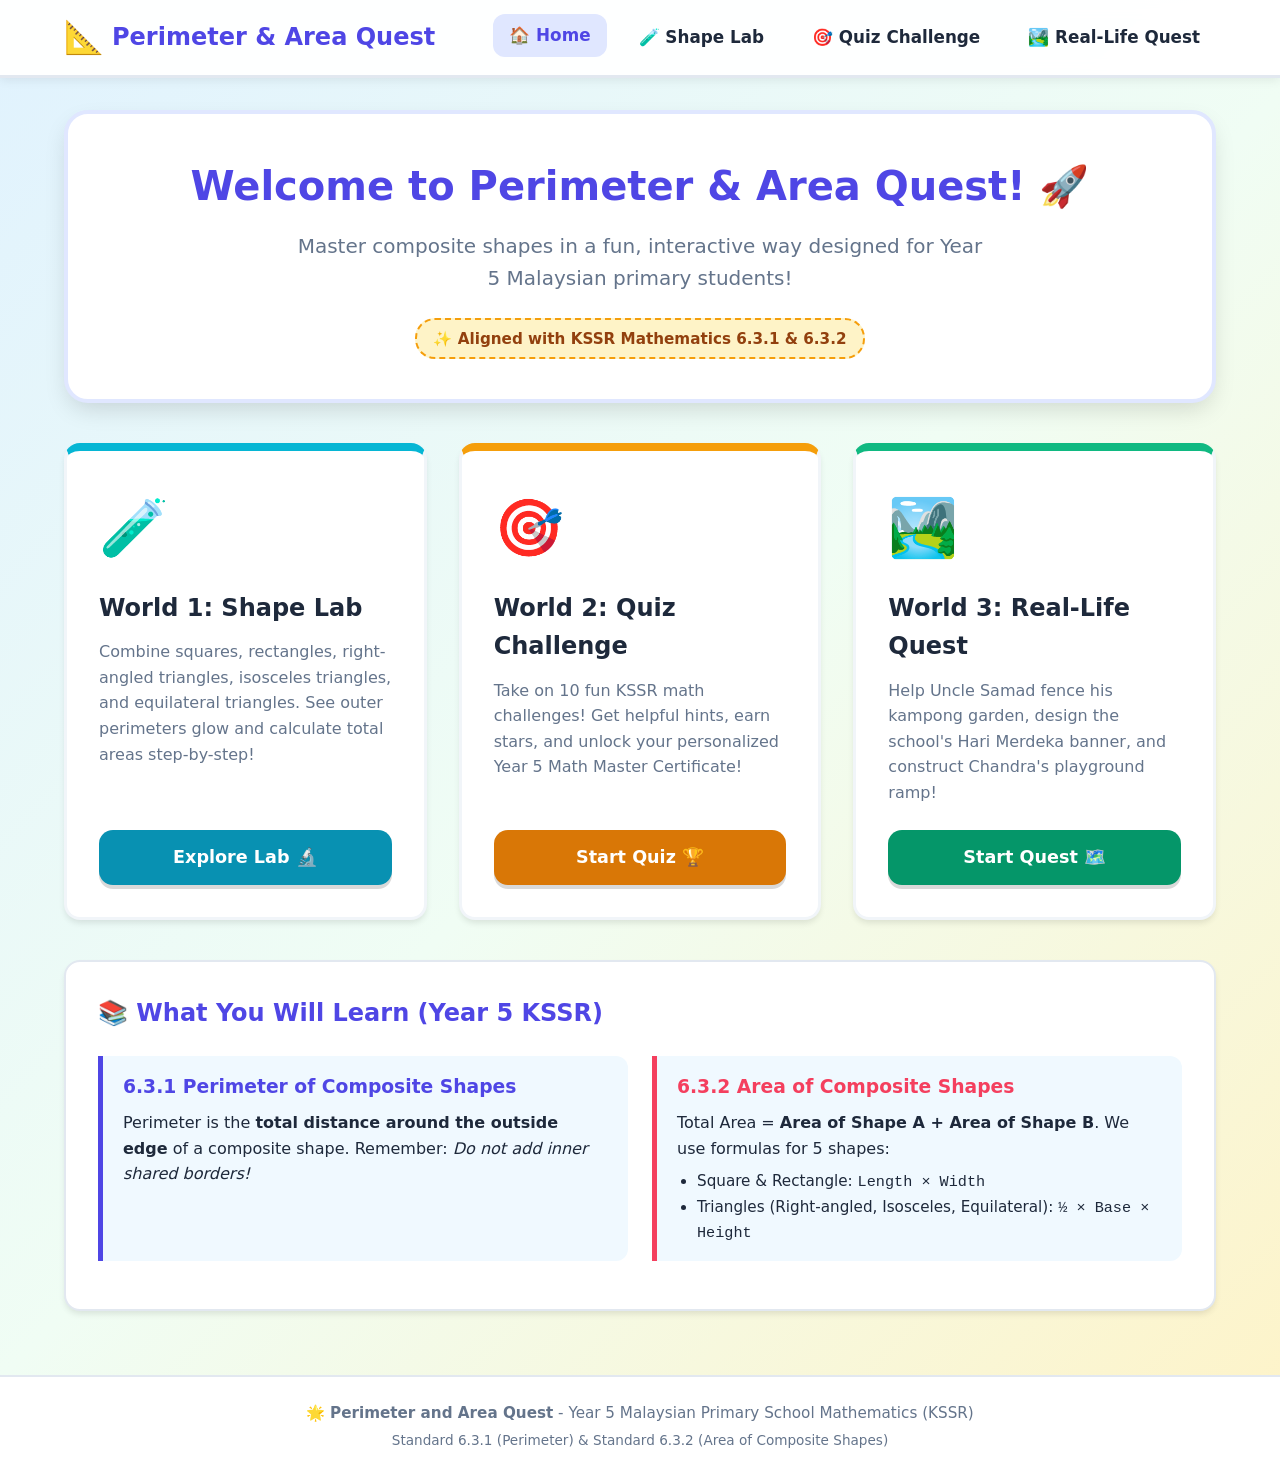
<file: index.html>
<!DOCTYPE html>
<html lang="en">
<head>
  <meta charset="UTF-8">
  <meta name="viewport" content="width=device-width, initial-scale=1.0">
  <title>Perimeter and Area Quest - Year 5 Math</title>
  <link rel="stylesheet" href="style.css">
</head>
<body>

  <!-- Dynamic Shared Header -->
  <div id="header-container"></div>

  <main class="main-content">
    <!-- Hero Banner -->
    <section class="hero-section">
      <h1 class="hero-title">Welcome to Perimeter & Area Quest! 🚀</h1>
      <p class="hero-subtitle">
        Master composite shapes in a fun, interactive way designed for Year 5 Malaysian primary students!
      </p>
      <div class="kssr-badge">
        ✨ Aligned with KSSR Mathematics 6.3.1 & 6.3.2
      </div>
    </section>

    <!-- 3 World Cards -->
    <section class="cards-grid">
      <!-- World Card 1: Shape Lab -->
      <article class="quest-card card-lab">
        <div>
          <div class="card-icon">🧪</div>
          <h2 class="card-title">World 1: Shape Lab</h2>
          <p class="card-desc">
            Combine squares, rectangles, right-angled triangles, isosceles triangles, and equilateral triangles. See outer perimeters glow and calculate total areas step-by-step!
          </p>
        </div>
        <a href="lab.html" class="btn btn-cyan">Explore Lab 🔬</a>
      </article>

      <!-- World Card 2: Quiz Challenge -->
      <article class="quest-card card-quiz">
        <div>
          <div class="card-icon">🎯</div>
          <h2 class="card-title">World 2: Quiz Challenge</h2>
          <p class="card-desc">
            Take on 10 fun KSSR math challenges! Get helpful hints, earn stars, and unlock your personalized Year 5 Math Master Certificate!
          </p>
        </div>
        <a href="quiz.html" class="btn btn-amber">Start Quiz 🏆</a>
      </article>

      <!-- World Card 3: Real-Life Quest -->
      <article class="quest-card card-reallife">
        <div>
          <div class="card-icon">🏞️</div>
          <h2 class="card-title">World 3: Real-Life Quest</h2>
          <p class="card-desc">
            Help Uncle Samad fence his kampong garden, design the school's Hari Merdeka banner, and construct Chandra's playground ramp!
          </p>
        </div>
        <a href="reallife.html" class="btn btn-green">Start Quest 🗺️</a>
      </article>
    </section>

    <!-- Learning Objectives / Standard Guide -->
    <section class="panel">
      <div class="panel-header">
        <h2 class="panel-title">📚 What You Will Learn (Year 5 KSSR)</h2>
      </div>
      <div style="display: grid; grid-template-columns: repeat(auto-fit, minmax(280px, 1fr)); gap: 1.5rem;">
        <div class="step-box" style="border-left-color: var(--primary-color);">
          <h3 style="color: var(--primary-color); margin-bottom: 0.5rem;">6.3.1 Perimeter of Composite Shapes</h3>
          <p>
            Perimeter is the <strong>total distance around the outside edge</strong> of a composite shape.
            Remember: <em>Do not add inner shared borders!</em>
          </p>
        </div>
        <div class="step-box" style="border-left-color: var(--accent-coral);">
          <h3 style="color: var(--accent-coral); margin-bottom: 0.5rem;">6.3.2 Area of Composite Shapes</h3>
          <p>
            Total Area = <strong>Area of Shape A + Area of Shape B</strong>.
            We use formulas for 5 shapes:
          </p>
          <ul style="margin-left: 1.25rem; margin-top: 0.5rem; font-size: 0.95rem;">
            <li>Square & Rectangle: <code>Length × Width</code></li>
            <li>Triangles (Right-angled, Isosceles, Equilateral): <code>½ × Base × Height</code></li>
          </ul>
        </div>
      </div>
    </section>
  </main>

  <!-- Dynamic Shared Footer -->
  <div id="footer-container"></div>

  <script src="js/common.js"></script>
</body>
</html>
</file>
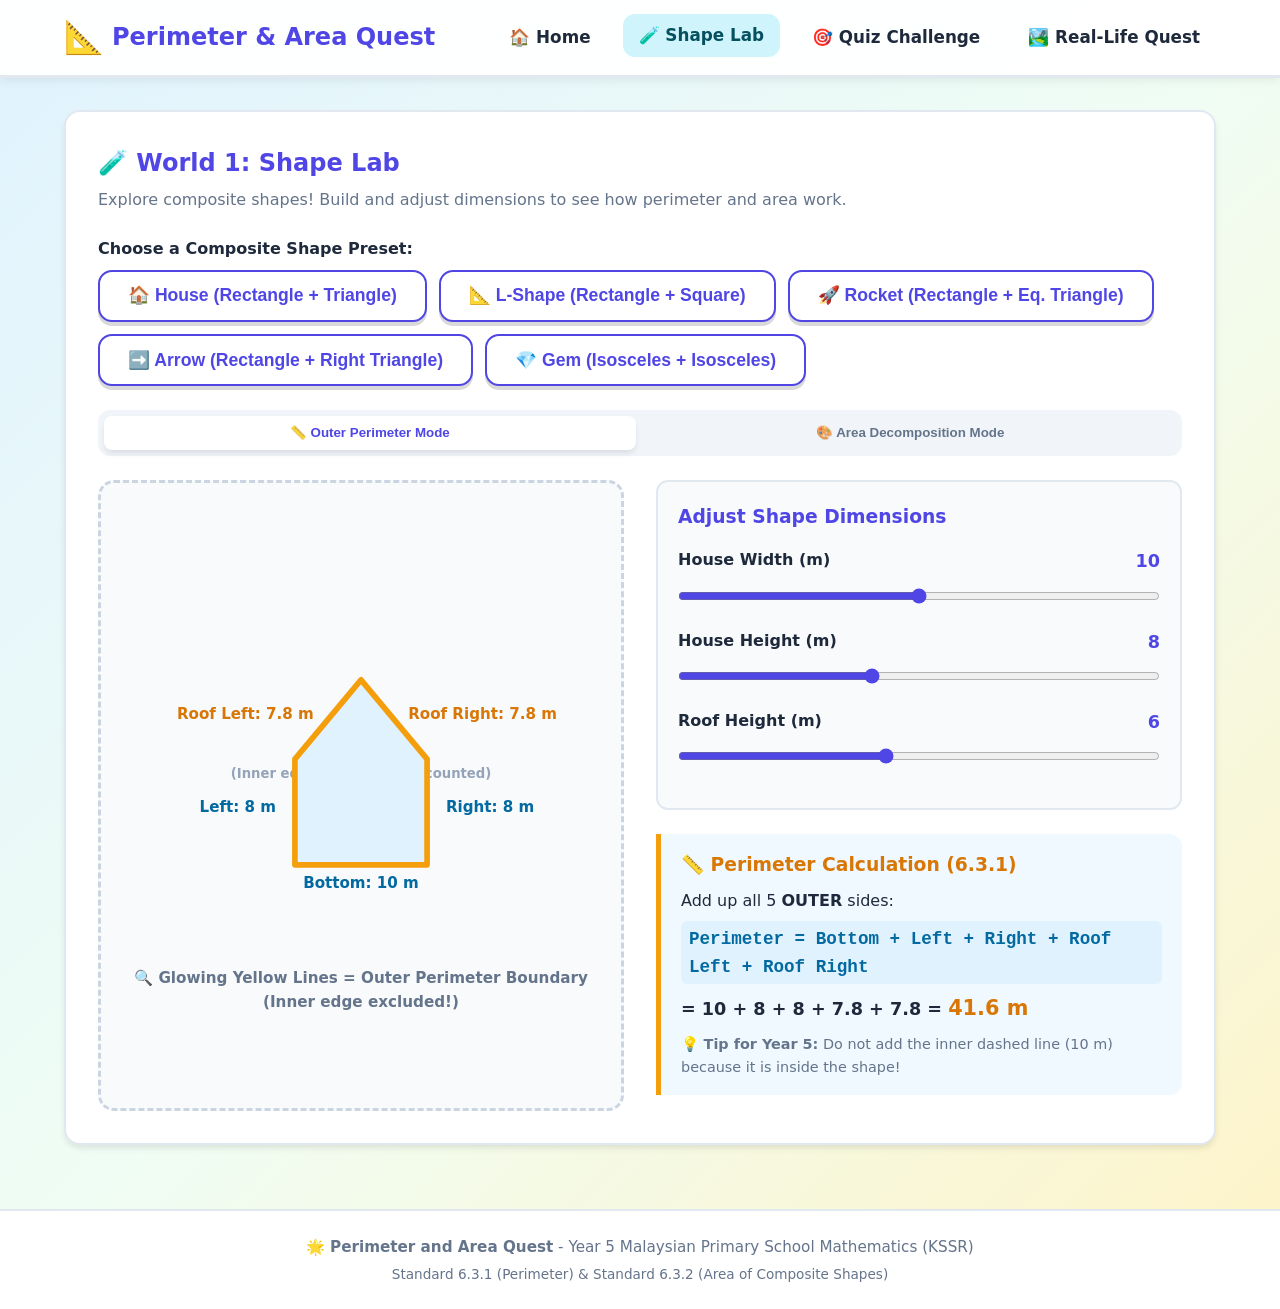
<file: lab.html>
<!DOCTYPE html>
<html lang="en">
<head>
  <meta charset="UTF-8">
  <meta name="viewport" content="width=device-width, initial-scale=1.0">
  <title>Shape Lab - Perimeter and Area Quest</title>
  <link rel="stylesheet" href="style.css">
</head>
<body>

  <!-- Shared Header -->
  <div id="header-container"></div>

  <main class="main-content">
    <div class="panel">
      <div class="panel-header">
        <div>
          <h1 class="panel-title">🧪 World 1: Shape Lab</h1>
          <p style="color: var(--text-muted); margin-top: 0.25rem;">
            Explore composite shapes! Build and adjust dimensions to see how perimeter and area work.
          </p>
        </div>
      </div>

      <!-- Preset Selector -->
      <div style="margin-bottom: 1.5rem;">
        <label style="font-weight: 700; margin-bottom: 0.5rem; display: block;">Choose a Composite Shape Preset:</label>
        <div style="display: flex; gap: 0.75rem; flex-wrap: wrap;" id="preset-buttons">
          <button class="btn btn-outline active" data-preset="house">🏠 House (Rectangle + Triangle)</button>
          <button class="btn btn-outline" data-preset="lshape">📐 L-Shape (Rectangle + Square)</button>
          <button class="btn btn-outline" data-preset="rocket">🚀 Rocket (Rectangle + Eq. Triangle)</button>
          <button class="btn btn-outline" data-preset="arrow">➡️ Arrow (Rectangle + Right Triangle)</button>
          <button class="btn btn-outline" data-preset="gem">💎 Gem (Isosceles + Isosceles)</button>
        </div>
      </div>

      <!-- Mode Switch Tabs -->
      <div class="tab-buttons">
        <button class="tab-btn active" id="tab-perimeter">📏 Outer Perimeter Mode</button>
        <button class="tab-btn" id="tab-area">🎨 Area Decomposition Mode</button>
      </div>

      <!-- Main Lab Interactive Grid -->
      <div class="lab-layout">
        <!-- Visual SVG Canvas -->
        <div class="svg-canvas-container">
          <svg id="lab-svg" class="shape-svg" viewBox="0 0 500 400" width="100%" height="320">
            <!-- SVG content rendered dynamically -->
          </svg>
          <div id="lab-canvas-legend" style="margin-top: 0.75rem; font-weight: 600; font-size: 0.95rem; text-align: center; color: var(--text-muted);">
            <!-- Dynamic Legend -->
          </div>
        </div>

        <!-- Controls and Calculation Breakdown -->
        <div>
          <div style="background: #f8fafc; border-radius: 12px; padding: 1.25rem; border: 2px solid #e2e8f0; margin-bottom: 1.5rem;">
            <h3 style="margin-bottom: 1rem; color: var(--primary-color);" id="controls-title">Adjust Shape Dimensions</h3>
            <div id="sliders-container">
              <!-- Sliders inserted dynamically -->
            </div>
          </div>

          <div id="calculation-breakdown">
            <!-- Dynamic Calculation Step-by-Step Display -->
          </div>
        </div>
      </div>
    </div>
  </main>

  <!-- Shared Footer -->
  <div id="footer-container"></div>

  <script src="js/common.js"></script>
  <script src="js/lab.js"></script>
</body>
</html>
</file>
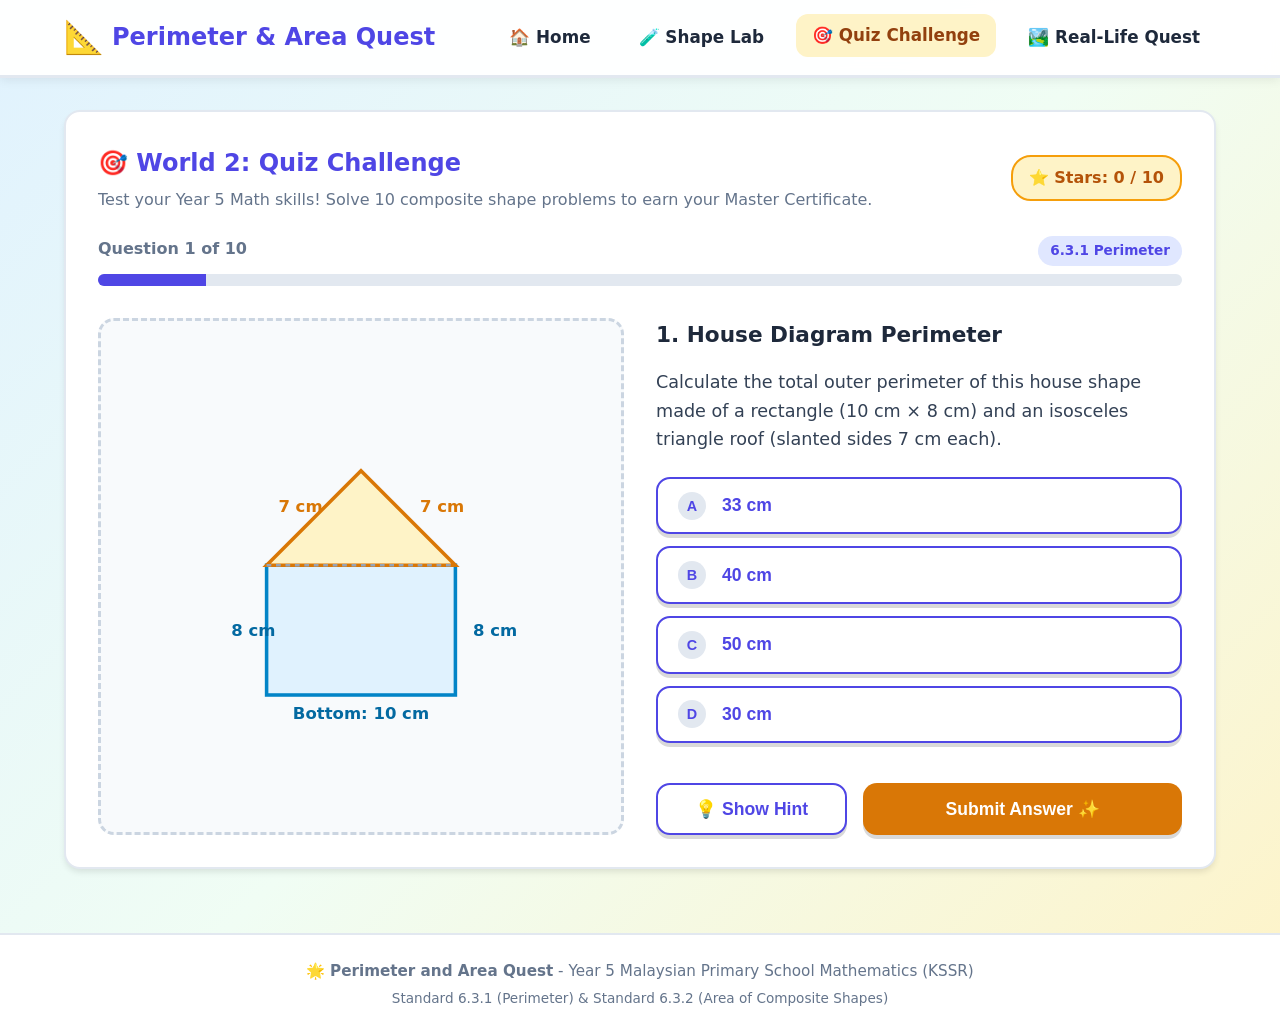
<file: quiz.html>
<!DOCTYPE html>
<html lang="en">
<head>
  <meta charset="UTF-8">
  <meta name="viewport" content="width=device-width, initial-scale=1.0">
  <title>Quiz Challenge - Perimeter and Area Quest</title>
  <link rel="stylesheet" href="style.css">
</head>
<body>

  <!-- Shared Header -->
  <div id="header-container"></div>

  <main class="main-content">
    <div class="panel">
      <!-- Quiz Header & Progress -->
      <div class="panel-header">
        <div>
          <h1 class="panel-title">🎯 World 2: Quiz Challenge</h1>
          <p style="color: var(--text-muted); margin-top: 0.25rem;">
            Test your Year 5 Math skills! Solve 10 composite shape problems to earn your Master Certificate.
          </p>
        </div>
        <div style="display: flex; align-items: center; gap: 1rem;">
          <div style="background: #fef3c7; border: 2px solid #f59e0b; padding: 0.5rem 1rem; border-radius: 20px; font-weight: 700; color: #b45309;">
            ⭐ Stars: <span id="quiz-score-stars">0</span>
          </div>
        </div>
      </div>

      <!-- Progress Bar -->
      <div style="margin-bottom: 2rem;">
        <div style="display: flex; justify-content: space-between; font-weight: 700; margin-bottom: 0.5rem; color: var(--text-muted);">
          <span id="quiz-progress-text">Question 1 of 10</span>
          <span id="quiz-category-tag" class="badge-tag" style="background: #e0e7ff; color: var(--primary-color);">KSSR Standard 6.3.1</span>
        </div>
        <div style="background: #e2e8f0; height: 12px; border-radius: 6px; overflow: hidden;">
          <div id="quiz-progress-bar" style="background: var(--primary-color); width: 10%; height: 100%; transition: width 0.3s ease;"></div>
        </div>
      </div>

      <!-- Quiz Interactive Card Container -->
      <div class="quiz-layout" id="quiz-box">
        <!-- SVG Diagram -->
        <div class="svg-canvas-container">
          <svg id="quiz-svg" class="shape-svg" viewBox="0 0 400 300" width="100%" height="260">
            <!-- Dynamic Diagram -->
          </svg>
        </div>

        <!-- Question Details & Input -->
        <div style="display: flex; flex-direction: column; justify-content: space-between;">
          <div>
            <h2 id="question-title" style="font-size: 1.35rem; color: var(--text-main); margin-bottom: 1rem;">
              Question Title
            </h2>
            <p id="question-desc" style="font-size: 1.1rem; color: #334155; margin-bottom: 1.5rem;">
              Question description here...
            </p>

            <!-- Options / Inputs -->
            <div id="quiz-options-container" style="display: flex; flex-direction: column; gap: 0.75rem; margin-bottom: 1.5rem;">
              <!-- Dynamic Options -->
            </div>

            <!-- Hint Box (Initially hidden) -->
            <div id="hint-box" class="step-box" style="display: none; border-left-color: #f59e0b; background: #fffbeb;">
              <p>💡 <strong>Hint:</strong> <span id="hint-text">Formula hint here...</span></p>
            </div>
          </div>

          <!-- Controls -->
          <div>
            <div id="feedback-container"></div>
            <div style="display: flex; gap: 1rem; margin-top: 1rem; flex-wrap: wrap;">
              <button class="btn btn-outline" id="btn-hint" style="flex: 1;">💡 Show Hint</button>
              <button class="btn btn-amber" id="btn-submit-answer" style="flex: 2;">Submit Answer ✨</button>
              <button class="btn btn-primary" id="btn-next-question" style="display: none; flex: 2;">Next Question ➔</button>
            </div>
          </div>
        </div>
      </div>
    </div>
  </main>

  <!-- Certificate Modal -->
  <div class="modal-overlay" id="certificate-modal" style="display: none;">
    <div class="certificate-card">
      <div style="font-size: 3rem; margin-bottom: 0.5rem;">🎓🏆🌟</div>
      <h2 class="certificate-title">CERTIFICATE OF ACHIEVEMENT</h2>
      <p style="font-size: 1.1rem; color: #78350f; margin-bottom: 1.5rem;">
        This certificate is proudly presented to
      </p>

      <input type="text" id="student-name-input" placeholder="Type Your Name Here..."
             style="font-size: 1.5rem; text-align: center; font-weight: bold; padding: 0.5rem 1rem; border: 2px dashed #f59e0b; border-radius: 12px; width: 80%; margin-bottom: 1.5rem; color: #92400e;">

      <p style="font-size: 1.15rem; color: #334155; margin-bottom: 1rem;">
        For successfully completing the <strong>Year 5 Math Quest</strong> on Composite Shapes (Perimeter & Area)!
      </p>

      <div style="font-size: 2rem; margin: 1rem 0;" id="final-stars-display">
        ⭐⭐⭐
      </div>
      <p style="font-weight: 700; color: var(--primary-color); font-size: 1.2rem; margin-bottom: 2rem;" id="final-score-text">
        Score: 10 / 10
      </p>

      <div style="display: flex; gap: 1rem; justify-content: center;">
        <button class="btn btn-amber" onclick="window.print()">🖨️ Print / Save Certificate</button>
        <button class="btn btn-outline" id="btn-restart-quiz">🔄 Try Again</button>
      </div>
    </div>
  </div>

  <!-- Shared Footer -->
  <div id="footer-container"></div>

  <script src="js/common.js"></script>
  <script src="js/quiz.js"></script>
</body>
</html>
</file>
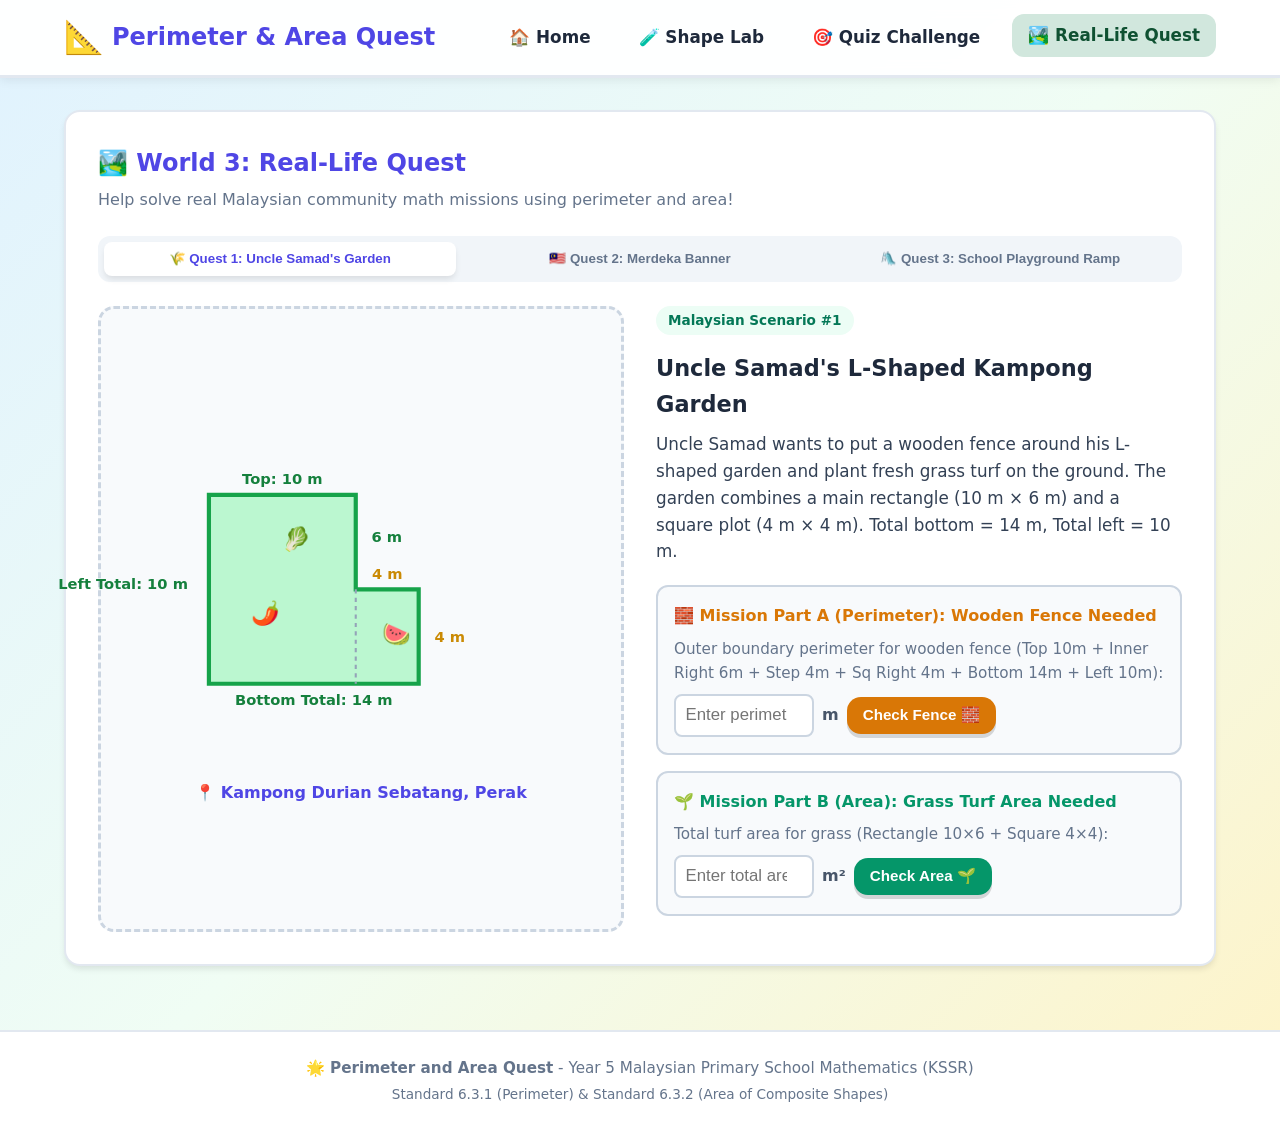
<file: reallife.html>
<!DOCTYPE html>
<html lang="en">
<head>
  <meta charset="UTF-8">
  <meta name="viewport" content="width=device-width, initial-scale=1.0">
  <title>Real-Life Quest - Perimeter and Area Quest</title>
  <link rel="stylesheet" href="style.css">
</head>
<body>

  <!-- Shared Header -->
  <div id="header-container"></div>

  <main class="main-content">
    <div class="panel">
      <div class="panel-header">
        <div>
          <h1 class="panel-title">🏞️ World 3: Real-Life Quest</h1>
          <p style="color: var(--text-muted); margin-top: 0.25rem;">
            Help solve real Malaysian community math missions using perimeter and area!
          </p>
        </div>
      </div>

      <!-- Quest Selector Tabs -->
      <div class="tab-buttons">
        <button class="tab-btn active" id="quest-tab-1">🌾 Quest 1: Uncle Samad's Garden</button>
        <button class="tab-btn" id="quest-tab-2">🇲🇾 Quest 2: Merdeka Banner</button>
        <button class="tab-btn" id="quest-tab-3">🛝 Quest 3: School Playground Ramp</button>
      </div>

      <!-- Main Quest Interactive Grid -->
      <div class="reallife-layout">
        <!-- Visual Diagram -->
        <div class="svg-canvas-container">
          <svg id="quest-svg" class="shape-svg" viewBox="0 0 450 320" width="100%" height="280">
            <!-- Dynamic Quest Diagram -->
          </svg>
          <div id="quest-location-tag" style="margin-top: 0.75rem; font-weight: 700; color: var(--primary-color);">
            Location: Kampong Durian Sebatang
          </div>
        </div>

        <!-- Quest Problem Inputs & Interactive Steps -->
        <div style="display: flex; flex-direction: column; justify-content: space-between;">
          <div>
            <span class="badge-tag" style="background: #ecfdf5; color: #047857; margin-bottom: 0.5rem;" id="quest-badge">
              Malaysian Scenario #1
            </span>
            <h2 id="quest-title" style="font-size: 1.4rem; color: var(--text-main); margin: 0.5rem 0;">
              Uncle Samad's L-Shaped Kampong Garden
            </h2>
            <p id="quest-story" style="color: #334155; font-size: 1.05rem; margin-bottom: 1.25rem; line-height: 1.6;">
              Uncle Samad wants to put a wooden fence around his L-shaped vegetable garden and plant fresh grass turf on the ground.
            </p>

            <!-- Mission Step 1: Perimeter Input -->
            <div style="background: #f8fafc; border: 2px solid #cbd5e1; border-radius: 12px; padding: 1rem; margin-bottom: 1rem;">
              <h4 style="color: #d97706; margin-bottom: 0.5rem;">
                🧱 Mission Part A (Perimeter): Wooden Fence Needed
              </h4>
              <p style="font-size: 0.95rem; color: var(--text-muted); margin-bottom: 0.5rem;" id="quest-parta-desc">
                Calculate total outer boundary length:
              </p>
              <div style="display: flex; gap: 0.5rem; align-items: center;">
                <input type="number" id="input-part-a" placeholder="Enter perimeter" style="padding: 0.6rem; font-size: 1.05rem; border-radius: 8px; border: 2px solid #cbd5e1; width: 140px;">
                <span id="unit-part-a" style="font-weight: 700; color: #475569;">m</span>
                <button class="btn btn-amber" id="btn-check-parta" style="padding: 0.6rem 1rem; font-size: 0.95rem;">Check Fence 🧱</button>
              </div>
              <div id="feedback-parta"></div>
            </div>

            <!-- Mission Step 2: Area Input -->
            <div style="background: #f8fafc; border: 2px solid #cbd5e1; border-radius: 12px; padding: 1rem; margin-bottom: 1rem;">
              <h4 style="color: #059669; margin-bottom: 0.5rem;">
                🌱 Mission Part B (Area): Grass Turf Area Needed
              </h4>
              <p style="font-size: 0.95rem; color: var(--text-muted); margin-bottom: 0.5rem;" id="quest-partb-desc">
                Calculate total ground area ($Area_A + Area_B$):
              </p>
              <div style="display: flex; gap: 0.5rem; align-items: center;">
                <input type="number" id="input-part-b" placeholder="Enter total area" style="padding: 0.6rem; font-size: 1.05rem; border-radius: 8px; border: 2px solid #cbd5e1; width: 140px;">
                <span id="unit-part-b" style="font-weight: 700; color: #475569;">m²</span>
                <button class="btn btn-green" id="btn-check-partb" style="padding: 0.6rem 1rem; font-size: 0.95rem;">Check Area 🌱</button>
              </div>
              <div id="feedback-partb"></div>
            </div>
          </div>

          <!-- Victory Banner -->
          <div id="quest-victory-box" class="step-box" style="display: none; border-left-color: #10b981; background: #ecfdf5;">
            <p style="font-size: 1.1rem; color: #047857; font-weight: bold;">
              🎉 Mission Accomplished! You earned 2 Star Badges! ⭐⭐
            </p>
          </div>
        </div>
      </div>
    </div>
  </main>

  <!-- Shared Footer -->
  <div id="footer-container"></div>

  <script src="js/common.js"></script>
  <script src="js/reallife.js"></script>
</body>
</html>
</file>
<file: style.css>
/* Perimeter and Area Quest - Shared Design System */
:root {
  --primary-color: #4f46e5;
  --primary-hover: #4338ca;
  --secondary-color: #06b6d4;
  --accent-amber: #f59e0b;
  --accent-coral: #f43f5e;
  --accent-green: #10b981;
  --accent-purple: #8b5cf6;
  --bg-gradient: linear-gradient(135deg, #e0f2fe 0%, #f0fdf4 50%, #fef3c7 100%);
  --card-bg: #ffffff;
  --text-main: #1e293b;
  --text-muted: #64748b;
  --border-radius: 16px;
  --shadow-sm: 0 4px 6px -1px rgba(0, 0, 0, 0.1);
  --shadow-lg: 0 10px 25px -5px rgba(0, 0, 0, 0.15);
  --font-family: 'Fredoka', 'Comic Sans MS', system-ui, -apple-system, sans-serif;
}

* {
  box-sizing: border-box;
  margin: 0;
  padding: 0;
}

body {
  font-family: var(--font-family);
  background: var(--bg-gradient);
  color: var(--text-main);
  min-height: 100vh;
  display: flex;
  flex-direction: column;
  line-height: 1.6;
}

/* Header & Nav */
.site-header {
  background-color: rgba(255, 255, 255, 0.95);
  backdrop-filter: blur(8px);
  position: sticky;
  top: 0;
  z-index: 1000;
  box-shadow: 0 2px 10px rgba(0, 0, 0, 0.08);
  border-bottom: 3px solid #e2e8f0;
}

.header-container {
  max-width: 1200px;
  margin: 0 auto;
  padding: 0.75rem 1.5rem;
  display: flex;
  justify-content: space-between;
  align-items: center;
}

.logo-link {
  display: flex;
  align-items: center;
  gap: 0.5rem;
  text-decoration: none;
  font-size: 1.5rem;
  font-weight: 700;
  color: var(--primary-color);
}

.logo-icon {
  font-size: 2rem;
  animation: bounce 2s infinite;
}

.nav-links {
  display: flex;
  gap: 1rem;
  list-style: none;
  align-items: center;
}

.nav-link {
  text-decoration: none;
  font-weight: 600;
  font-size: 1.05rem;
  color: var(--text-main);
  padding: 0.5rem 1rem;
  border-radius: 12px;
  transition: all 0.2s ease;
  display: flex;
  align-items: center;
  gap: 0.4rem;
}

.nav-link:hover, .nav-link.active {
  background-color: #e0e7ff;
  color: var(--primary-color);
  transform: translateY(-2px);
}

.nav-link.lab-link.active { background-color: #cff4fc; color: #055160; }
.nav-link.quiz-link.active { background-color: #fef3c7; color: #92400e; }
.nav-link.reallife-link.active { background-color: #d1e7dd; color: #0f5132; }

.mobile-menu-btn {
  display: none;
  background: none;
  border: none;
  font-size: 1.8rem;
  cursor: pointer;
  color: var(--text-main);
}

/* Layout Containers */
.main-content {
  flex: 1;
  max-width: 1200px;
  width: 100%;
  margin: 0 auto;
  padding: 2rem 1.5rem;
}

.hero-section {
  text-align: center;
  padding: 2.5rem 1.5rem;
  background: white;
  border-radius: 24px;
  box-shadow: var(--shadow-lg);
  margin-bottom: 2.5rem;
  border: 4px solid #e0e7ff;
  position: relative;
  overflow: hidden;
}

.hero-title {
  font-size: 2.5rem;
  color: var(--primary-color);
  margin-bottom: 0.75rem;
}

.hero-subtitle {
  font-size: 1.25rem;
  color: var(--text-muted);
  max-width: 700px;
  margin: 0 auto 1.5rem;
}

.kssr-badge {
  display: inline-block;
  background: #fef3c7;
  color: #92400e;
  padding: 0.4rem 1rem;
  border-radius: 20px;
  font-size: 0.95rem;
  font-weight: 700;
  border: 2px dashed #f59e0b;
}

/* Cards Grid */
.cards-grid {
  display: grid;
  grid-template-columns: repeat(auto-fit, minmax(300px, 1fr));
  gap: 2rem;
  margin-bottom: 2.5rem;
}

.quest-card {
  background: var(--card-bg);
  border-radius: var(--border-radius);
  padding: 2rem;
  box-shadow: var(--shadow-sm);
  transition: all 0.3s cubic-bezier(0.175, 0.885, 0.32, 1.275);
  display: flex;
  flex-direction: column;
  justify-content: space-between;
  border: 3px solid #f1f5f9;
  position: relative;
  overflow: hidden;
}

.quest-card:hover {
  transform: translateY(-8px);
  box-shadow: var(--shadow-lg);
}

.quest-card.card-lab { border-top: 8px solid var(--secondary-color); }
.quest-card.card-quiz { border-top: 8px solid var(--accent-amber); }
.quest-card.card-reallife { border-top: 8px solid var(--accent-green); }

.card-icon {
  font-size: 3.5rem;
  margin-bottom: 1rem;
}

.card-title {
  font-size: 1.5rem;
  margin-bottom: 0.75rem;
  color: var(--text-main);
}

.card-desc {
  color: var(--text-muted);
  font-size: 1rem;
  margin-bottom: 1.5rem;
  flex-grow: 1;
}

/* Buttons */
.btn {
  display: inline-flex;
  align-items: center;
  justify-content: center;
  gap: 0.5rem;
  padding: 0.85rem 1.75rem;
  font-size: 1.1rem;
  font-weight: 700;
  border-radius: 14px;
  border: none;
  cursor: pointer;
  text-decoration: none;
  transition: all 0.2s ease;
  box-shadow: 0 4px 0 rgba(0,0,0,0.15);
}

.btn:active {
  transform: translateY(2px);
  box-shadow: 0 2px 0 rgba(0,0,0,0.15);
}

.btn-primary { background-color: var(--primary-color); color: white; }
.btn-primary:hover { background-color: var(--primary-hover); }

.btn-cyan { background-color: #0891b2; color: white; }
.btn-cyan:hover { background-color: #0e7490; }

.btn-amber { background-color: #d97706; color: white; }
.btn-amber:hover { background-color: #b45309; }

.btn-green { background-color: #059669; color: white; }
.btn-green:hover { background-color: #047857; }

.btn-outline {
  background: white;
  border: 2px solid var(--primary-color);
  color: var(--primary-color);
}
.btn-outline:hover { background: #e0e7ff; }

/* Content Panel & Interactive Boxes */
.panel {
  background: white;
  border-radius: var(--border-radius);
  padding: 2rem;
  box-shadow: var(--shadow-sm);
  margin-bottom: 2rem;
  border: 2px solid #e2e8f0;
}

.panel-header {
  display: flex;
  justify-content: space-between;
  align-items: center;
  margin-bottom: 1.5rem;
  flex-wrap: wrap;
  gap: 1rem;
}

.panel-title {
  font-size: 1.5rem;
  color: var(--primary-color);
  display: flex;
  align-items: center;
  gap: 0.5rem;
}

/* Interactive Controls & Diagrams */
.lab-layout, .quiz-layout, .reallife-layout {
  display: grid;
  grid-template-columns: 1fr 1fr;
  gap: 2rem;
}

@media (max-width: 868px) {
  .lab-layout, .quiz-layout, .reallife-layout {
    grid-template-columns: 1fr;
  }
}

.svg-canvas-container {
  background: #f8fafc;
  border: 3px dashed #cbd5e1;
  border-radius: var(--border-radius);
  padding: 1.5rem;
  display: flex;
  flex-direction: column;
  align-items: center;
  justify-content: center;
  min-height: 320px;
  position: relative;
}

svg.shape-svg {
  max-width: 100%;
  height: auto;
  overflow: visible;
}

/* Form inputs & Sliders */
.control-group {
  margin-bottom: 1.25rem;
}

.control-label {
  display: flex;
  justify-content: space-between;
  font-weight: 700;
  margin-bottom: 0.4rem;
  color: var(--text-main);
}

.slider-input {
  width: 100%;
  accent-color: var(--primary-color);
  height: 8px;
  border-radius: 4px;
  cursor: pointer;
}

/* Tabs and Segmented Buttons */
.tab-buttons {
  display: flex;
  gap: 0.5rem;
  background: #f1f5f9;
  padding: 0.35rem;
  border-radius: 12px;
  margin-bottom: 1.5rem;
}

.tab-btn {
  flex: 1;
  padding: 0.6rem 1rem;
  border: none;
  background: transparent;
  font-weight: 700;
  border-radius: 8px;
  cursor: pointer;
  color: var(--text-muted);
  transition: all 0.2s;
}

.tab-btn.active {
  background: white;
  color: var(--primary-color);
  box-shadow: var(--shadow-sm);
}

/* Step-by-Step Breakdown Boxes */
.step-box {
  background: #f0f9ff;
  border-left: 5px solid var(--secondary-color);
  padding: 1rem 1.25rem;
  border-radius: 0 12px 12px 0;
  margin-bottom: 1rem;
}

.formula-highlight {
  font-family: monospace, monospace;
  font-weight: 700;
  background: #e0f2fe;
  padding: 0.2rem 0.5rem;
  border-radius: 6px;
  color: #0369a1;
}

/* Badges & Feedback */
.badge-tag {
  display: inline-block;
  padding: 0.25rem 0.75rem;
  border-radius: 50px;
  font-size: 0.85rem;
  font-weight: 700;
}

.feedback-msg {
  padding: 1rem;
  border-radius: 12px;
  font-weight: 700;
  margin-top: 1rem;
  display: flex;
  align-items: center;
  gap: 0.5rem;
}

.feedback-msg.correct {
  background: #d1e7dd;
  color: #0f5132;
  border: 2px solid #badbcc;
}

.feedback-msg.incorrect {
  background: #f8d7da;
  color: #842029;
  border: 2px solid #f5c2c7;
}

/* Certificate Modal */
.modal-overlay {
  position: fixed;
  top: 0;
  left: 0;
  right: 0;
  bottom: 0;
  background: rgba(0, 0, 0, 0.6);
  display: flex;
  align-items: center;
  justify-content: center;
  z-index: 2000;
  padding: 1rem;
}

.certificate-card {
  background: white;
  border: 10px solid #f59e0b;
  border-radius: 20px;
  padding: 2.5rem;
  max-width: 650px;
  width: 100%;
  text-align: center;
  position: relative;
  box-shadow: 0 20px 40px rgba(0,0,0,0.3);
}

.certificate-title {
  font-size: 2.2rem;
  color: #b45309;
  margin-bottom: 0.5rem;
}

/* Footer */
.site-footer {
  background: white;
  border-top: 2px solid #e2e8f0;
  padding: 1.5rem;
  text-align: center;
  color: var(--text-muted);
  font-size: 0.95rem;
  margin-top: auto;
}

/* Mobile Responsive Adjustments */
@media (max-width: 768px) {
  .header-container { padding: 0.75rem 1rem; }
  .nav-links {
    display: none;
    flex-direction: column;
    position: absolute;
    top: 100%;
    left: 0;
    right: 0;
    background: white;
    padding: 1rem;
    box-shadow: var(--shadow-lg);
    border-bottom: 3px solid var(--primary-color);
  }
  .nav-links.open { display: flex; }
  .mobile-menu-btn { display: block; }
  .hero-title { font-size: 1.8rem; }
  .hero-subtitle { font-size: 1.05rem; }
}

@keyframes bounce {
  0%, 100% { transform: translateY(0); }
  50% { transform: translateY(-6px); }
}
</file>
